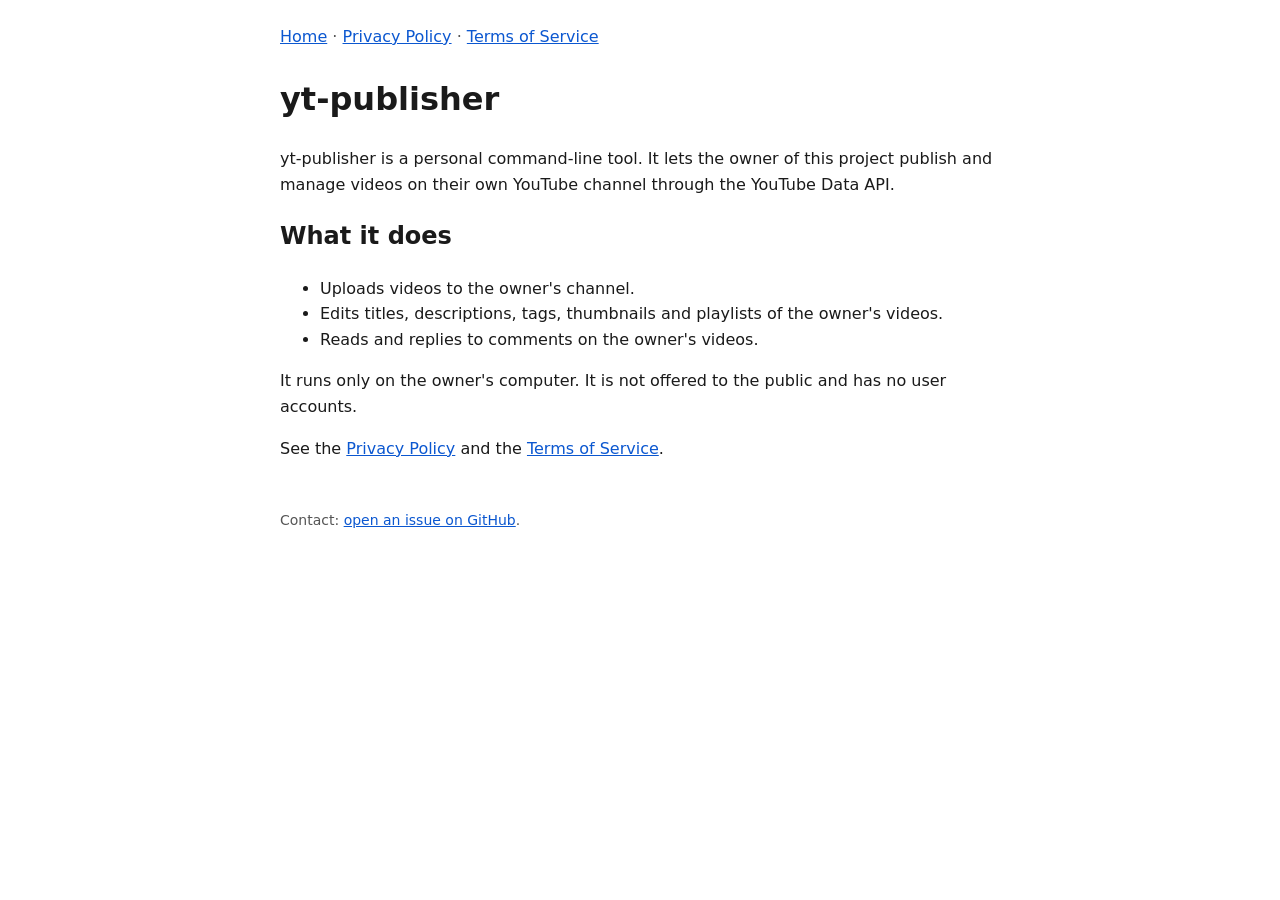
<file: index.html>
<!doctype html>
<html lang="en">
<head>
<meta charset="utf-8">
<meta name="viewport" content="width=device-width, initial-scale=1">
<title>yt-publisher</title>
<link rel="stylesheet" href="style.css">
</head>
<body>
<nav><a href="./">Home</a> · <a href="privacy.html">Privacy Policy</a> · <a href="terms.html">Terms of Service</a></nav>
<h1>yt-publisher</h1>
<p>yt-publisher is a personal command-line tool. It lets the owner of this project publish and manage videos on their own YouTube channel through the YouTube Data API.</p>
<h2>What it does</h2>
<ul>
<li>Uploads videos to the owner's channel.</li>
<li>Edits titles, descriptions, tags, thumbnails and playlists of the owner's videos.</li>
<li>Reads and replies to comments on the owner's videos.</li>
</ul>
<p>It runs only on the owner's computer. It is not offered to the public and has no user accounts.</p>
<p>See the <a href="privacy.html">Privacy Policy</a> and the <a href="terms.html">Terms of Service</a>.</p>
<footer>Contact: <a href="https://github.com/Solype/yt-publisher/issues">open an issue on GitHub</a>.</footer>
</body>
</html>
</file>
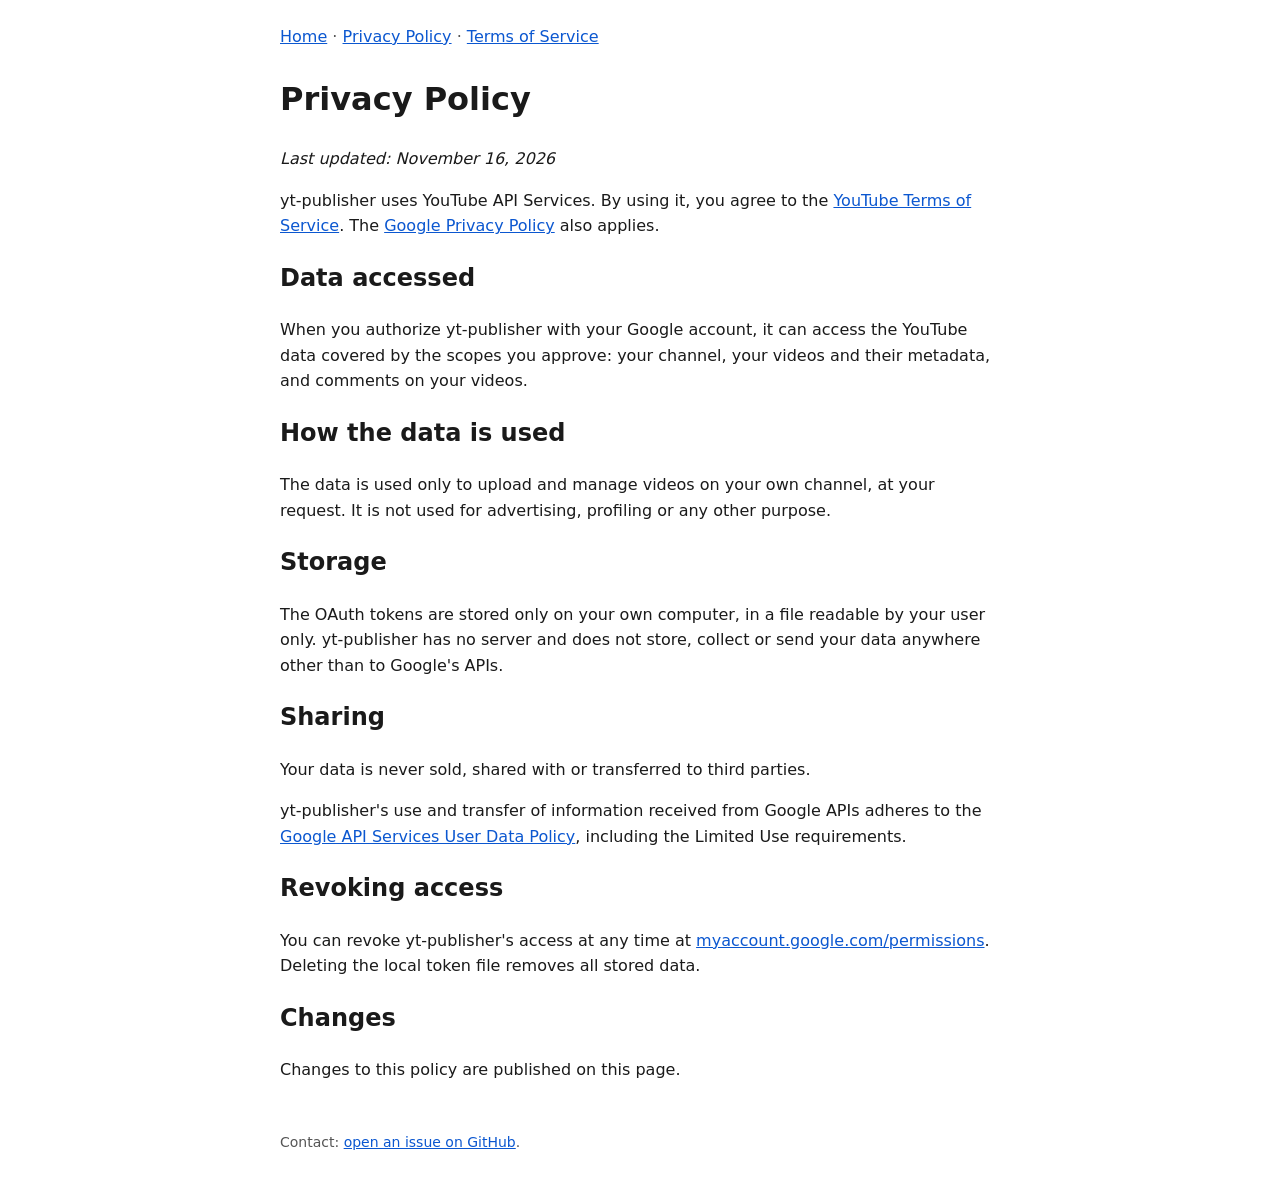
<file: privacy.html>
<!doctype html>
<html lang="en">
<head>
<meta charset="utf-8">
<meta name="viewport" content="width=device-width, initial-scale=1">
<title>Privacy Policy</title>
<link rel="stylesheet" href="style.css">
</head>
<body>
<nav><a href="./">Home</a> · <a href="privacy.html">Privacy Policy</a> · <a href="terms.html">Terms of Service</a></nav>
<h1>Privacy Policy</h1>
<p><em>Last updated: November 16, 2026</em></p>
<p>yt-publisher uses YouTube API Services. By using it, you agree to the <a href="https://www.youtube.com/t/terms">YouTube Terms of Service</a>. The <a href="https://policies.google.com/privacy">Google Privacy Policy</a> also applies.</p>
<h2>Data accessed</h2>
<p>When you authorize yt-publisher with your Google account, it can access the YouTube data covered by the scopes you approve: your channel, your videos and their metadata, and comments on your videos.</p>
<h2>How the data is used</h2>
<p>The data is used only to upload and manage videos on your own channel, at your request. It is not used for advertising, profiling or any other purpose.</p>
<h2>Storage</h2>
<p>The OAuth tokens are stored only on your own computer, in a file readable by your user only. yt-publisher has no server and does not store, collect or send your data anywhere other than to Google's APIs.</p>
<h2>Sharing</h2>
<p>Your data is never sold, shared with or transferred to third parties.</p>
<p>yt-publisher's use and transfer of information received from Google APIs adheres to the <a href="https://developers.google.com/terms/api-services-user-data-policy">Google API Services User Data Policy</a>, including the Limited Use requirements.</p>
<h2>Revoking access</h2>
<p>You can revoke yt-publisher's access at any time at <a href="https://myaccount.google.com/permissions">myaccount.google.com/permissions</a>. Deleting the local token file removes all stored data.</p>
<h2>Changes</h2>
<p>Changes to this policy are published on this page.</p>
<footer>Contact: <a href="https://github.com/Solype/yt-publisher/issues">open an issue on GitHub</a>.</footer>
</body>
</html>
</file>
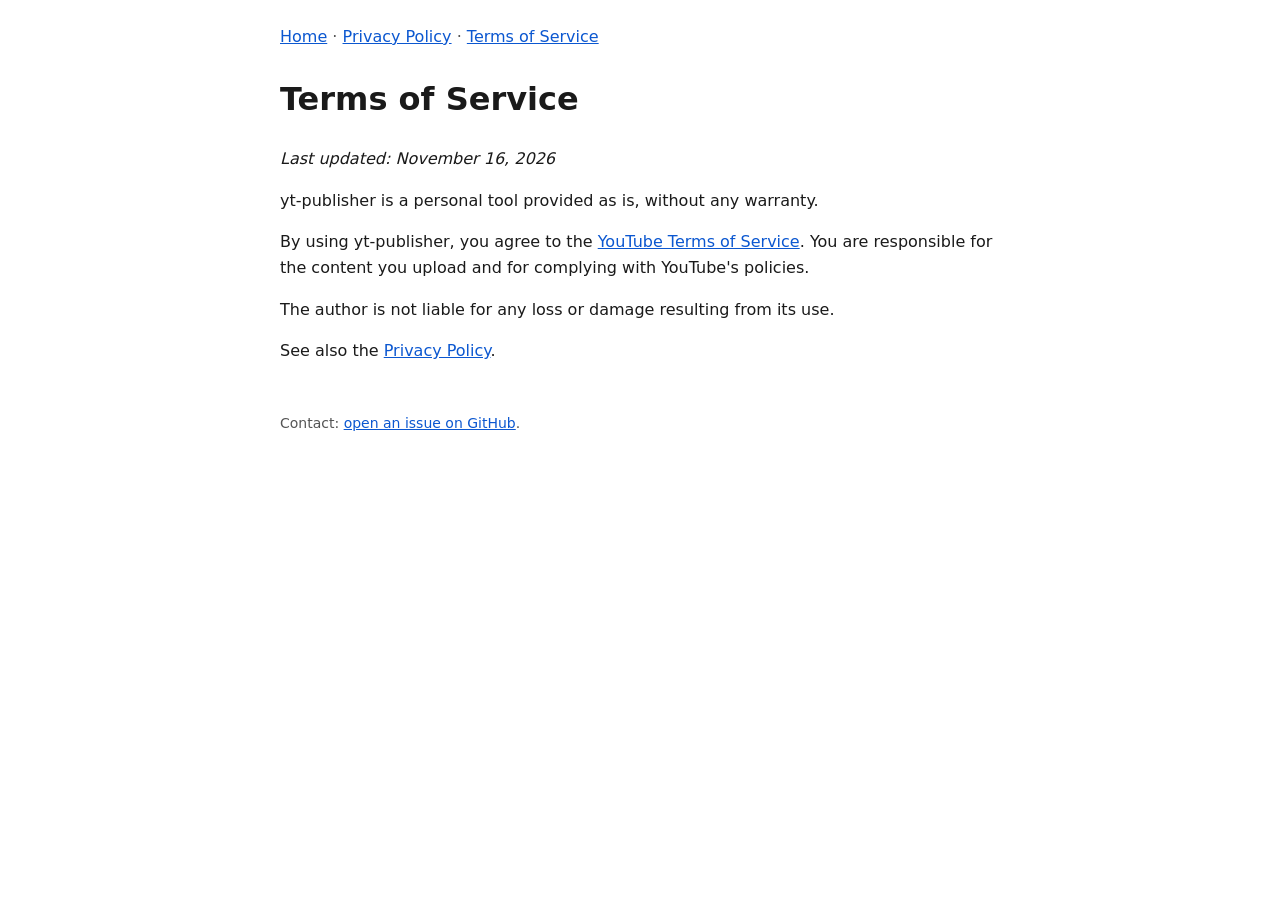
<file: terms.html>
<!doctype html>
<html lang="en">
<head>
<meta charset="utf-8">
<meta name="viewport" content="width=device-width, initial-scale=1">
<title>Terms of Service</title>
<link rel="stylesheet" href="style.css">
</head>
<body>
<nav><a href="./">Home</a> · <a href="privacy.html">Privacy Policy</a> · <a href="terms.html">Terms of Service</a></nav>
<h1>Terms of Service</h1>
<p><em>Last updated: November 16, 2026</em></p>
<p>yt-publisher is a personal tool provided as is, without any warranty.</p>
<p>By using yt-publisher, you agree to the <a href="https://www.youtube.com/t/terms">YouTube Terms of Service</a>. You are responsible for the content you upload and for complying with YouTube's policies.</p>
<p>The author is not liable for any loss or damage resulting from its use.</p>
<p>See also the <a href="privacy.html">Privacy Policy</a>.</p>
<footer>Contact: <a href="https://github.com/Solype/yt-publisher/issues">open an issue on GitHub</a>.</footer>
</body>
</html>
</file>
<file: style.css>
:root { --bg: #fff; --fg: #1a1a1a; --muted: #555; --link: #0b57d0; }
@media (prefers-color-scheme: dark) { :root { --bg: #121212; --fg: #e8e8e8; --muted: #aaa; --link: #8ab4f8; } }
body { background: var(--bg); color: var(--fg); font: 16px/1.6 system-ui, sans-serif; max-width: 720px; margin: 0 auto; padding: 24px 16px; }
a { color: var(--link); }
nav { margin-bottom: 24px; color: var(--muted); }
footer { margin-top: 48px; color: var(--muted); font-size: 14px; }
</file>
